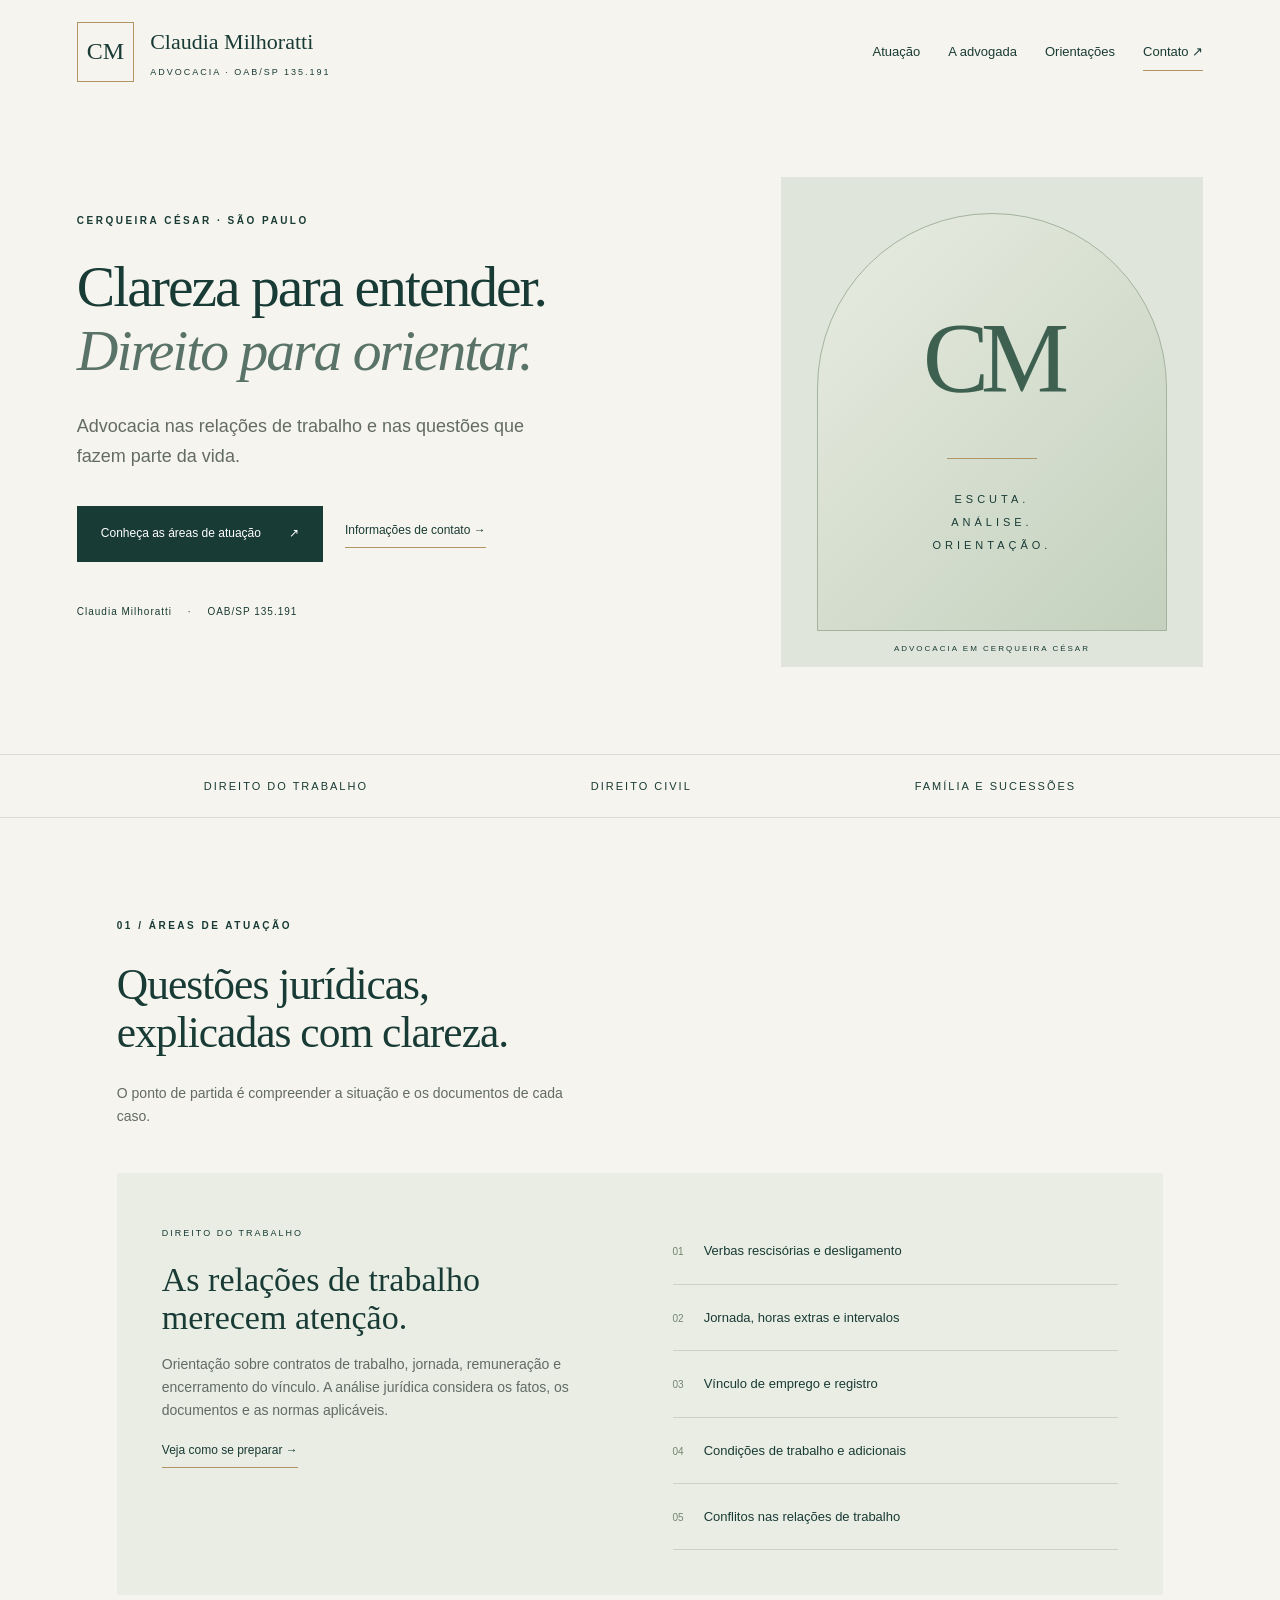
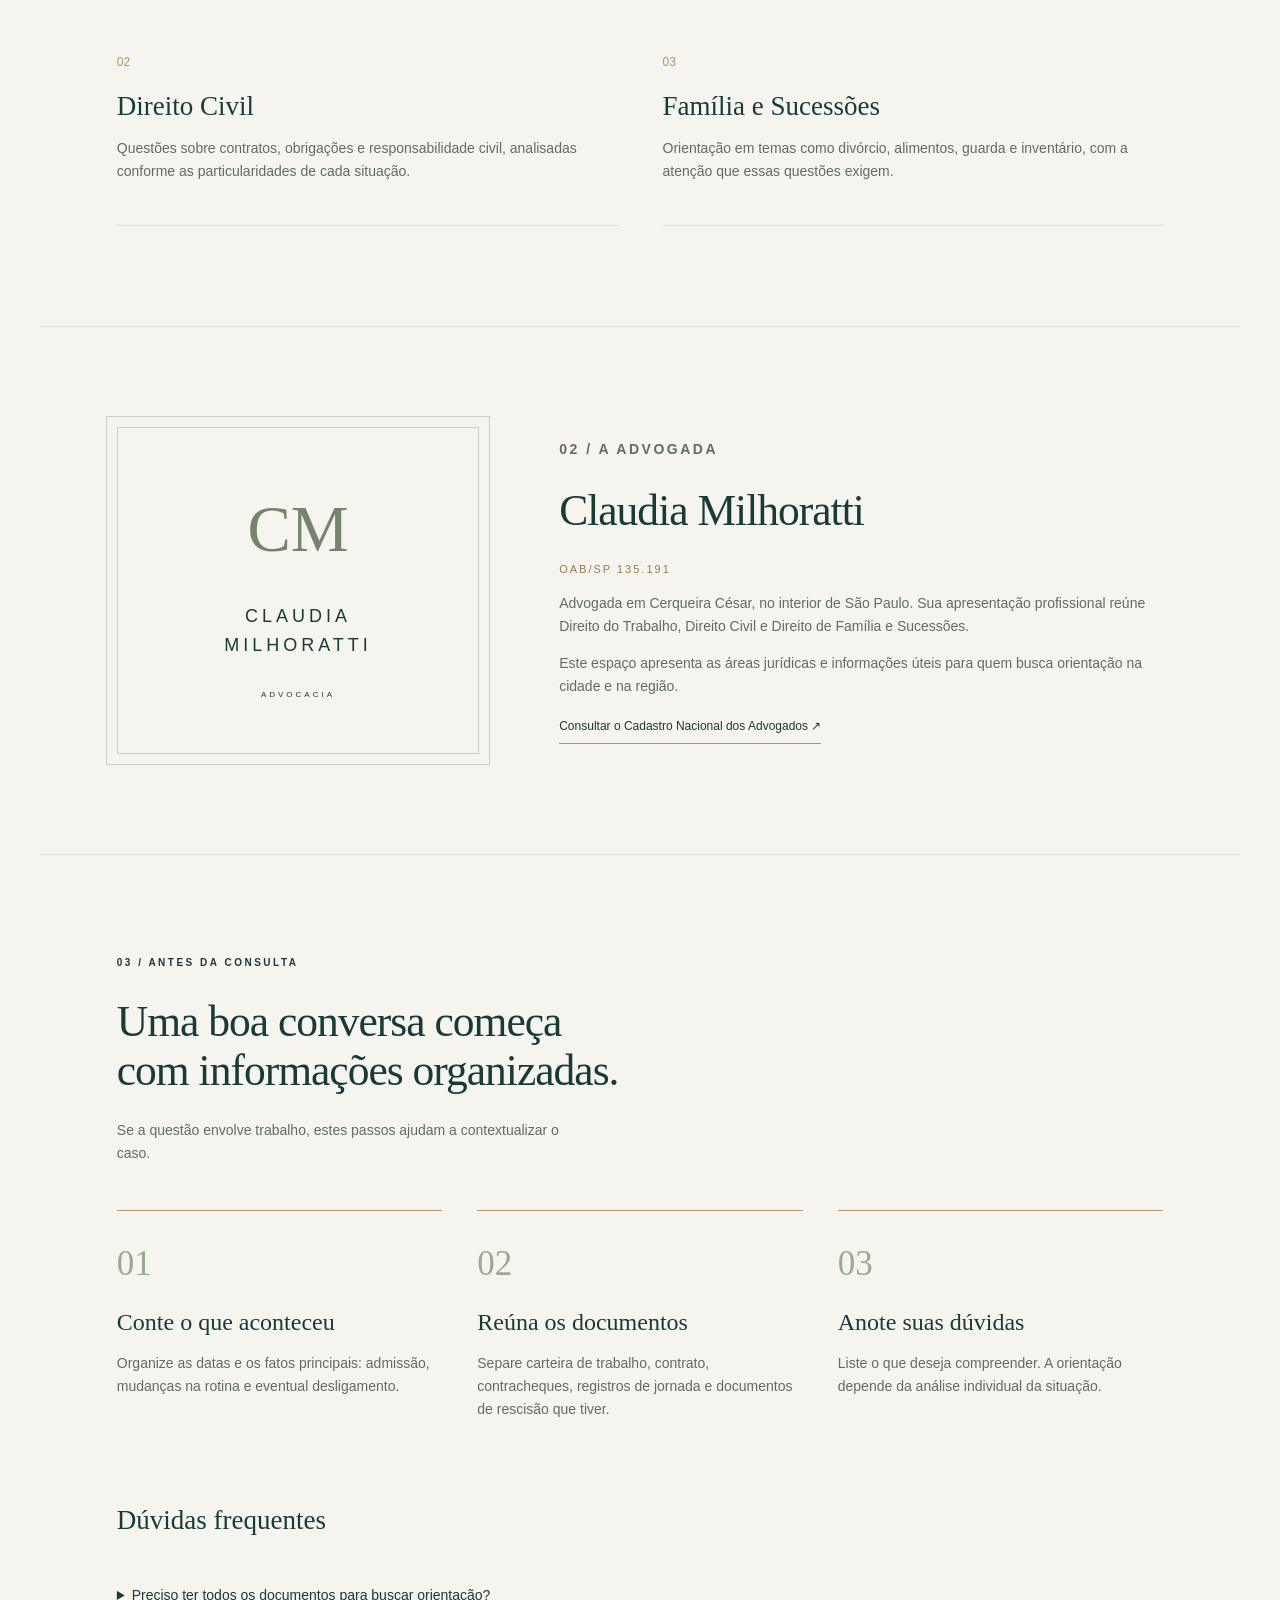
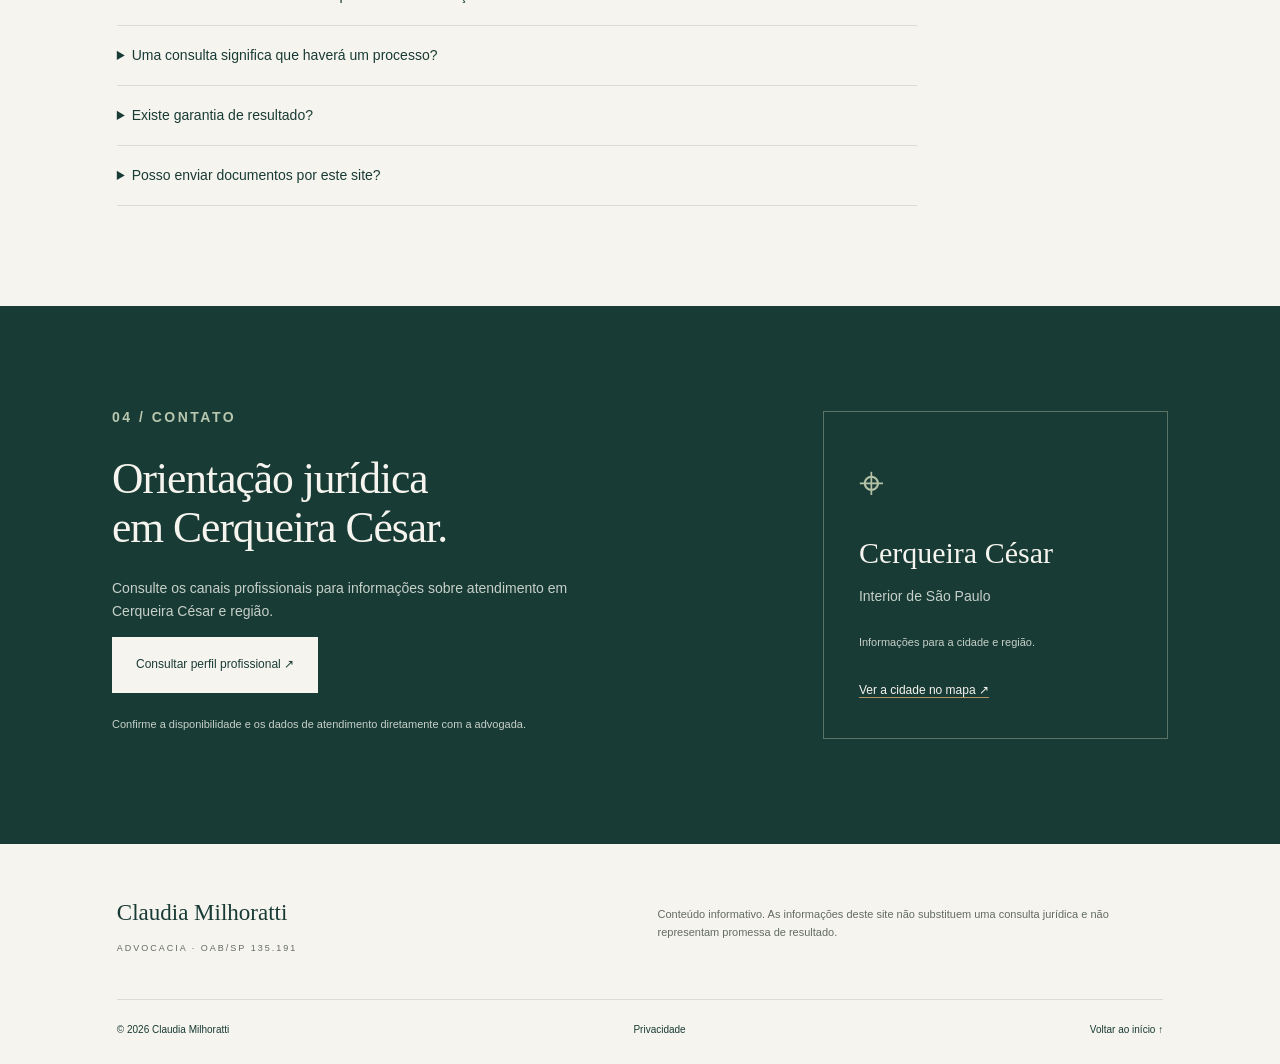
<file: index.html>
<!doctype html>
<html lang="pt-BR">
<head>
<meta charset="utf-8"><meta name="viewport" content="width=device-width, initial-scale=1">
<title>Claudia Milhoratti | Advocacia em Cerqueira César – SP</title>
<meta name="description" content="Claudia Milhoratti, OAB/SP 135.191. Advocacia em Cerqueira César e região, com informações sobre Direito do Trabalho, Civil, Família e Sucessões.">
<meta name="theme-color" content="#173e38"><meta property="og:title" content="Claudia Milhoratti | Advocacia"><meta property="og:description" content="Direito do Trabalho e orientação jurídica em Cerqueira César – SP."><meta property="og:type" content="website"><meta property="og:locale" content="pt_BR">
<link rel="icon" href="assets/monograma.svg" type="image/svg+xml"><link rel="stylesheet" href="style.css"><script src="config.js" defer></script><script src="script.js" defer></script>
</head>
<body>
<a class="skip" href="#conteudo">Ir para o conteúdo</a>
<header><a class="brand" href="#inicio" aria-label="Claudia Milhoratti, início"><span class="mark">CM</span><span>Claudia Milhoratti<small>ADVOCACIA · OAB/SP 135.191</small></span></a><button class="menu" aria-label="Abrir menu" aria-expanded="false" aria-controls="navegacao">Menu ☰</button><nav id="navegacao" aria-label="Principal"><a href="#atuacao">Atuação</a><a href="#sobre">A advogada</a><a href="#orientacoes">Orientações</a><a class="nav-contact" href="#contato">Contato ↗</a></nav></header>
<main id="conteudo">
<section class="hero" id="inicio"><div class="hero-copy"><p class="eyebrow">CERQUEIRA CÉSAR · SÃO PAULO</p><h1>Clareza para entender.<br><em>Direito para orientar.</em></h1><p class="lead">Advocacia nas relações de trabalho e nas questões que fazem parte da vida.</p><div class="hero-actions"><a class="button" href="#atuacao">Conheça as áreas de atuação <span>↗</span></a><a class="text-link" href="#contato">Informações de contato →</a></div><p class="hero-note">Claudia Milhoratti <span>·</span> OAB/SP 135.191</p></div><div class="hero-art" aria-hidden="true"><div class="arch"><div class="art-monogram">CM</div><div class="art-line"></div><p>ESCUTA.<br>ANÁLISE.<br>ORIENTAÇÃO.</p></div><span class="art-caption">ADVOCACIA EM CERQUEIRA CÉSAR</span></div></section>
<div class="intro-strip"><span>Direito do Trabalho</span><span>Direito Civil</span><span>Família e Sucessões</span></div>
<section class="section" id="atuacao"><div class="section-heading"><p class="eyebrow">01 / ÁREAS DE ATUAÇÃO</p><h2>Questões jurídicas,<br>explicadas com clareza.</h2><p>O ponto de partida é compreender a situação e os documentos de cada caso.</p></div><div class="practice-feature"><div><span class="tag">DIREITO DO TRABALHO</span><h3>As relações de trabalho<br>merecem atenção.</h3><p>Orientação sobre contratos de trabalho, jornada, remuneração e encerramento do vínculo. A análise jurídica considera os fatos, os documentos e as normas aplicáveis.</p><a class="text-link" href="#orientacoes">Veja como se preparar →</a></div><ul class="topic-list"><li><span>01</span>Verbas rescisórias e desligamento</li><li><span>02</span>Jornada, horas extras e intervalos</li><li><span>03</span>Vínculo de emprego e registro</li><li><span>04</span>Condições de trabalho e adicionais</li><li><span>05</span>Conflitos nas relações de trabalho</li></ul></div><div class="secondary-practices"><article><span class="small-number">02</span><h3>Direito Civil</h3><p>Questões sobre contratos, obrigações e responsabilidade civil, analisadas conforme as particularidades de cada situação.</p></article><article><span class="small-number">03</span><h3>Família e Sucessões</h3><p>Orientação em temas como divórcio, alimentos, guarda e inventário, com a atenção que essas questões exigem.</p></article></div></section>
<section class="about section" id="sobre"><div class="about-seal" aria-hidden="true"><span>CM</span><p>CLAUDIA<br>MILHORATTI</p><small>ADVOCACIA</small></div><div><p class="eyebrow">02 / A ADVOGADA</p><h2>Claudia Milhoratti</h2><p class="registration">OAB/SP 135.191</p><p>Advogada em Cerqueira César, no interior de São Paulo. Sua apresentação profissional reúne Direito do Trabalho, Direito Civil e Direito de Família e Sucessões.</p><p>Este espaço apresenta as áreas jurídicas e informações úteis para quem busca orientação na cidade e na região.</p><a class="text-link" href="https://cna.oab.org.br/" target="_blank" rel="noopener noreferrer">Consultar o Cadastro Nacional dos Advogados ↗</a></div></section>
<section class="section preparation" id="orientacoes"><div class="section-heading"><p class="eyebrow">03 / ANTES DA CONSULTA</p><h2>Uma boa conversa começa<br>com informações organizadas.</h2><p>Se a questão envolve trabalho, estes passos ajudam a contextualizar o caso.</p></div><div class="steps"><article><span>01</span><h3>Conte o que aconteceu</h3><p>Organize as datas e os fatos principais: admissão, mudanças na rotina e eventual desligamento.</p></article><article><span>02</span><h3>Reúna os documentos</h3><p>Separe carteira de trabalho, contrato, contracheques, registros de jornada e documentos de rescisão que tiver.</p></article><article><span>03</span><h3>Anote suas dúvidas</h3><p>Liste o que deseja compreender. A orientação depende da análise individual da situação.</p></article></div><div class="faq"><h3>Dúvidas frequentes</h3><details><summary>Preciso ter todos os documentos para buscar orientação?</summary><p>Organize os documentos disponíveis. Durante a análise, poderão ser identificadas outras informações necessárias para compreender o caso.</p></details><details><summary>Uma consulta significa que haverá um processo?</summary><p>A consulta permite analisar a situação. As possibilidades podem incluir orientação, negociação ou medidas judiciais, conforme o caso e a decisão do cliente.</p></details><details><summary>Existe garantia de resultado?</summary><p>Não. Cada situação depende dos fatos, das provas, das normas aplicáveis e, quando houver processo, da avaliação dos órgãos competentes.</p></details><details><summary>Posso enviar documentos por este site?</summary><p>Este site não recebe documentos nem possui formulário de envio. Combine o canal adequado diretamente com a profissional antes de compartilhar informações pessoais.</p></details></div></section>
<section class="contact section" id="contato"><div><p class="eyebrow">04 / CONTATO</p><h2>Orientação jurídica<br>em Cerqueira César.</h2><p>Consulte os canais profissionais para informações sobre atendimento em Cerqueira César e região.</p><div id="contact-actions"><a class="button light" href="https://www.starofservice.com.br/profissional/servico-de-advocacia/cerqueira-cesar/39436265/claudia-milhoratti" target="_blank" rel="noopener noreferrer">Consultar perfil profissional ↗</a></div><p class="contact-note">Confirme a disponibilidade e os dados de atendimento diretamente com a advogada.</p></div><div class="location-card"><span class="location-symbol" aria-hidden="true">⌖</span><h3>Cerqueira César</h3><p>Interior de São Paulo</p><p class="region">Informações para a cidade e região.</p><div id="contact-details"></div><a href="https://www.google.com/maps/search/?api=1&amp;query=Cerqueira+C%C3%A9sar+SP" target="_blank" rel="noopener noreferrer">Ver a cidade no mapa ↗</a></div></section>
</main><footer><div><strong>Claudia Milhoratti</strong><p>ADVOCACIA · OAB/SP 135.191</p></div><p>Conteúdo informativo. As informações deste site não substituem uma consulta jurídica e não representam promessa de resultado.</p><div class="footer-bottom"><span>© <span id="year">2026</span> Claudia Milhoratti</span><a href="privacidade.html">Privacidade</a><a href="#inicio">Voltar ao início ↑</a></div></footer>
</body></html>
</file>
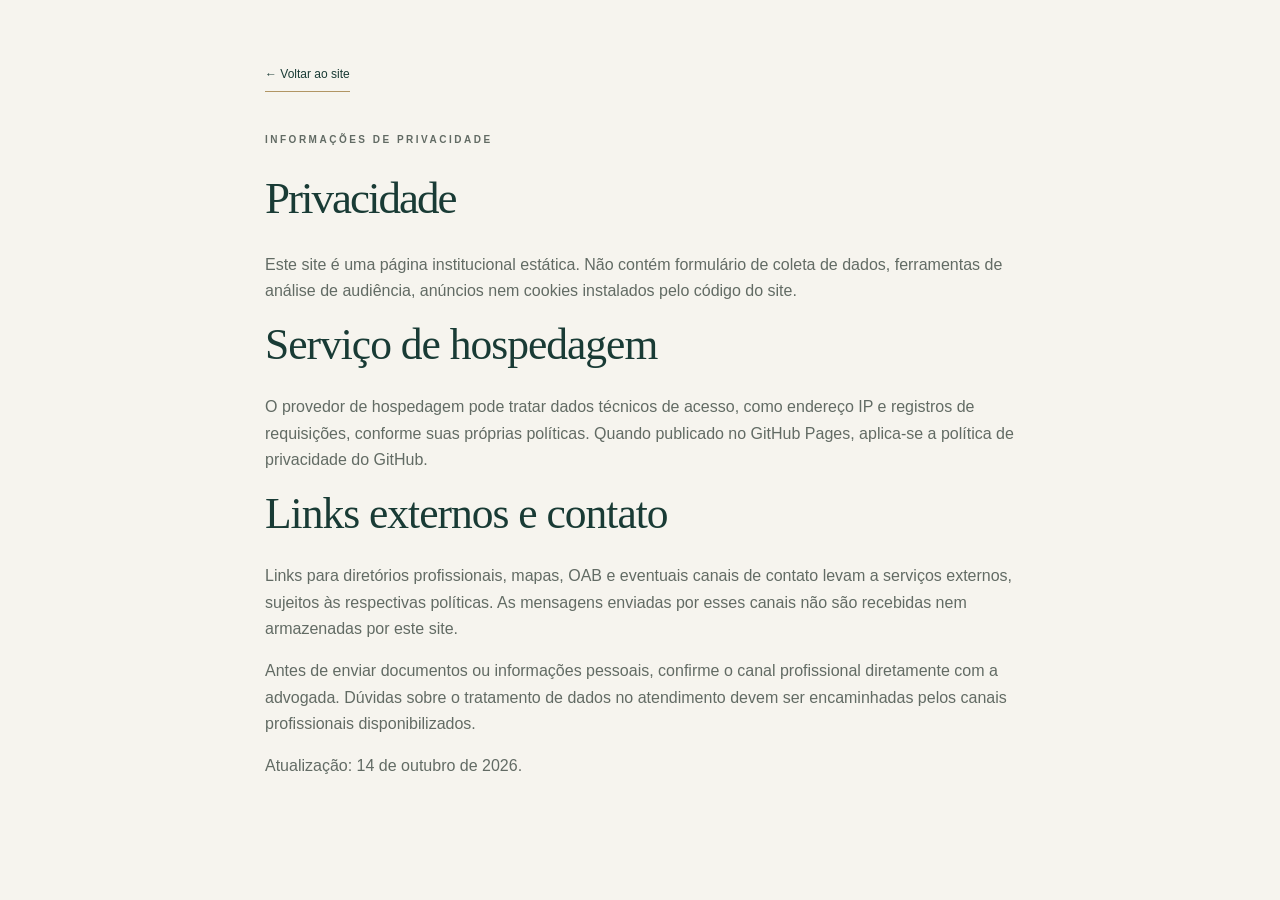
<file: privacidade.html>
<!doctype html><html lang="pt-BR"><head><meta charset="utf-8"><meta name="viewport" content="width=device-width,initial-scale=1"><title>Privacidade | Claudia Milhoratti</title><link rel="stylesheet" href="style.css"><link rel="icon" href="assets/monograma.svg"></head><body><main class="privacy"><a class="text-link" href="index.html">← Voltar ao site</a><p class="eyebrow" style="margin-top:40px">INFORMAÇÕES DE PRIVACIDADE</p><h1>Privacidade</h1><p>Este site é uma página institucional estática. Não contém formulário de coleta de dados, ferramentas de análise de audiência, anúncios nem cookies instalados pelo código do site.</p><h2>Serviço de hospedagem</h2><p>O provedor de hospedagem pode tratar dados técnicos de acesso, como endereço IP e registros de requisições, conforme suas próprias políticas. Quando publicado no GitHub Pages, aplica-se a <a href="https://docs.github.com/pt/site-policy/privacy-policies/github-general-privacy-statement" target="_blank" rel="noopener noreferrer">política de privacidade do GitHub</a>.</p><h2>Links externos e contato</h2><p>Links para diretórios profissionais, mapas, OAB e eventuais canais de contato levam a serviços externos, sujeitos às respectivas políticas. As mensagens enviadas por esses canais não são recebidas nem armazenadas por este site.</p><p>Antes de enviar documentos ou informações pessoais, confirme o canal profissional diretamente com a advogada. Dúvidas sobre o tratamento de dados no atendimento devem ser encaminhadas pelos canais profissionais disponibilizados.</p><p>Atualização: 14 de outubro de 2026.</p></main></body></html>
</file>
<file: style.css>
:root{--ink:#193b35;--paper:#f6f4ee;--muted:#626b64;--gold:#b19564;--line:#d9ddd3}*{box-sizing:border-box}html{scroll-behavior:smooth;scroll-padding-top:100px}body{margin:0;color:var(--ink);background:var(--paper);font-family:'Century Gothic',Arial,sans-serif;line-height:1.65}a{color:inherit;text-decoration:none}a:hover{text-decoration:underline}button{font:inherit}header{max-width:1320px;margin:auto;min-height:104px;padding:22px 6%;display:flex;justify-content:space-between;align-items:center;gap:30px}.brand{display:flex;align-items:center;gap:16px;font-family:Georgia,serif;font-size:22px}.brand small{display:block;font-family:Arial,sans-serif;font-size:9px;letter-spacing:2px;margin-top:4px}.mark{border:1px solid var(--gold);padding:9px;font-size:24px}nav{display:flex;gap:28px;align-items:center;font-size:13px}.nav-contact{border-bottom:1px solid var(--gold);padding:8px 0}.menu{display:none}.hero{max-width:1320px;margin:auto;display:grid;grid-template-columns:1.2fr .8fr;min-height:650px;padding:60px 6% 74px;gap:70px;align-items:center}.eyebrow{font-size:10px;letter-spacing:2.5px;font-weight:bold;margin:0 0 25px}h1,h2,h3{font-family:Georgia,'Times New Roman',serif;font-weight:400;line-height:1.12}h1{font-size:clamp(42px,4.5vw,67px);letter-spacing:-2px;margin:0 0 28px}h1 em{font-weight:400;color:#597368}h2{font-size:clamp(32px,3.4vw,48px);letter-spacing:-1px;margin:0 0 25px}h3{font-size:27px;margin:16px 0}.lead{font-size:18px;max-width:470px;color:var(--muted)}.hero-actions{display:flex;flex-wrap:wrap;align-items:center;gap:22px;margin:35px 0}.button{display:inline-flex;gap:28px;align-items:center;padding:17px 23px;background:var(--ink);color:white;font-size:12px;border:1px solid var(--ink)}.button:hover{background:#2b5448;text-decoration:none}.text-link{font-size:12px;border-bottom:1px solid var(--gold);padding-bottom:6px;display:inline-block}.hero-note{font-size:10px;letter-spacing:1px;margin-top:42px}.hero-note span{margin:0 12px}.hero-art{height:490px;background:#dfe5da;padding:36px;position:relative;overflow:hidden}.arch{height:100%;border:1px solid #a4b39f;border-radius:220px 220px 0 0;background:linear-gradient(135deg,#e9ece1,#c3d1be);display:flex;flex-direction:column;align-items:center;justify-content:center}.art-monogram{font-family:Georgia,serif;font-size:99px;letter-spacing:-8px;color:#3d6050}.art-line{height:1px;width:90px;background:var(--gold);margin:18px}.arch p{font-size:11px;letter-spacing:4px;line-height:2.1;text-align:center}.art-caption{position:absolute;bottom:12px;left:0;right:0;text-align:center;font-size:8px;letter-spacing:2px}.intro-strip{padding:22px 8%;border-top:1px solid var(--line);border-bottom:1px solid var(--line);display:flex;justify-content:space-around;gap:20px;font-size:11px;letter-spacing:2px;text-transform:uppercase}.section{max-width:1200px;margin:auto;padding:100px 6%}.section-heading{max-width:660px;margin-bottom:45px}.section-heading>p:last-child{max-width:460px;color:var(--muted);font-size:14px}.practice-feature{display:grid;grid-template-columns:1fr 1fr;gap:65px;background:#e9ede4;padding:45px}.tag{font-size:9px;letter-spacing:2px}.practice-feature h3{font-size:34px}.practice-feature p,.secondary-practices p,.about p,.steps p{color:var(--muted);font-size:14px}.topic-list{list-style:none;margin:0;padding:0}.topic-list li{border-bottom:1px solid #cbd3c4;padding:22px 0;font-size:13px}.topic-list span{font-size:10px;color:#74846f;margin-right:20px}.secondary-practices{display:grid;grid-template-columns:1fr 1fr;gap:45px;margin-top:38px}.secondary-practices article{border-bottom:1px solid var(--line);padding:15px 0 28px}.small-number{color:var(--gold);font-size:12px}.about{display:grid;grid-template-columns:.75fr 1.25fr;gap:80px;border-top:1px solid var(--line);border-bottom:1px solid var(--line);align-items:center}.about-seal{text-align:center;border:1px solid #c9d0c1;outline:1px solid #c9d0c1;outline-offset:10px;padding:48px 20px}.about-seal>span{font-size:65px;font-family:Georgia,serif;color:#74856b}.about-seal p{letter-spacing:4px;font-size:18px;color:var(--ink)}.about-seal small{letter-spacing:3px;font-size:8px}.about .registration{color:#947a50;font-size:11px;letter-spacing:2px}.steps{display:grid;grid-template-columns:repeat(3,1fr);gap:35px}.steps article{border-top:1px solid var(--gold);padding-top:24px}.steps article>span{font-family:Georgia,serif;font-size:35px;color:#9aaa91}.steps h3{font-size:24px}.faq{margin-top:70px;max-width:800px}.faq h3{margin-bottom:30px}details{border-bottom:1px solid var(--line);padding:18px 0}summary{cursor:pointer;font-size:14px}details p{font-size:13px;color:var(--muted);max-width:680px}.contact{max-width:none;background:var(--ink);color:var(--paper);display:grid;grid-template-columns:1.3fr .7fr;gap:70px;padding-left:max(6%,calc((100vw - 1056px)/2));padding-right:max(6%,calc((100vw - 1056px)/2))}.contact .eyebrow{color:#b7c6ae}.contact p{max-width:490px;color:#c6d0c8;font-size:14px}.contact .contact-note{font-size:11px;margin-top:22px}.light{background:var(--paper);color:var(--ink);border-color:var(--paper)}.light:hover{background:#dfe5da}.location-card{border:1px solid #5b7466;padding:35px;align-self:center}.location-symbol{font-size:44px;color:#b3c1a6}.location-card h3{font-size:30px}.location-card a{font-size:12px;border-bottom:1px solid var(--gold)}.location-card .region{font-size:11px;margin:25px 0}.contact-actions{display:flex;gap:12px;flex-wrap:wrap}footer{max-width:1200px;padding:50px 6% 25px;margin:auto;display:grid;grid-template-columns:1fr 1fr;gap:35px}footer strong{font-family:Georgia,serif;font-size:23px;font-weight:400}footer p{font-size:11px;color:var(--muted)}footer>div>p{font-size:9px;letter-spacing:2px}.footer-bottom{grid-column:1/-1;border-top:1px solid var(--line);padding-top:22px;display:flex;justify-content:space-between;gap:20px;font-size:10px}.skip{position:absolute;left:10px;top:-80px;background:white;padding:10px;z-index:10}.skip:focus{top:10px}:focus-visible{outline:3px solid #b19564;outline-offset:5px}.privacy{max-width:800px;margin:auto;padding:60px 25px}.privacy h1{font-size:45px}.privacy p{color:var(--muted)}@media(max-width:850px){header{padding:20px 6%;min-height:90px;flex-wrap:wrap}.brand{font-size:19px}.menu{display:block;border:1px solid var(--line);padding:7px 12px;background:transparent;color:var(--ink);font-size:12px}nav{display:none;width:100%;flex-direction:column;align-items:flex-start;gap:16px;padding:15px 0}nav.open{display:flex}.hero{gap:35px;min-height:auto;padding-top:35px}.hero-art{height:390px;padding:25px}h1{font-size:44px}.section{padding-top:70px;padding-bottom:70px}.practice-feature{gap:30px;padding:30px}.about{gap:40px}.contact{gap:35px}.intro-strip{font-size:9px;letter-spacing:1px}.hero-actions{gap:18px}.hero-note{margin-top:25px}}@media(max-width:600px){.hero{grid-template-columns:1fr;padding-bottom:40px}.hero-art{height:300px}.art-monogram{font-size:76px}.arch p{font-size:9px}.hero-copy{padding-top:10px}h1{font-size:43px}.lead{font-size:16px}.intro-strip{flex-wrap:wrap;justify-content:center;padding:20px}.practice-feature,.secondary-practices,.about,.steps,.contact,footer{grid-template-columns:1fr}.practice-feature{padding:25px}.secondary-practices{gap:10px}.about-seal{max-width:260px;width:100%;margin:auto}.about{gap:50px}.steps{gap:25px}.contact{padding:65px 6%}.footer-bottom{flex-wrap:wrap}.eyebrow{font-size:9px}.section-heading{margin-bottom:32px}.topic-list li{padding:18px 0}.hero-actions{align-items:flex-start;flex-direction:column}}@media(prefers-reduced-motion:reduce){html{scroll-behavior:auto}}
</file>
